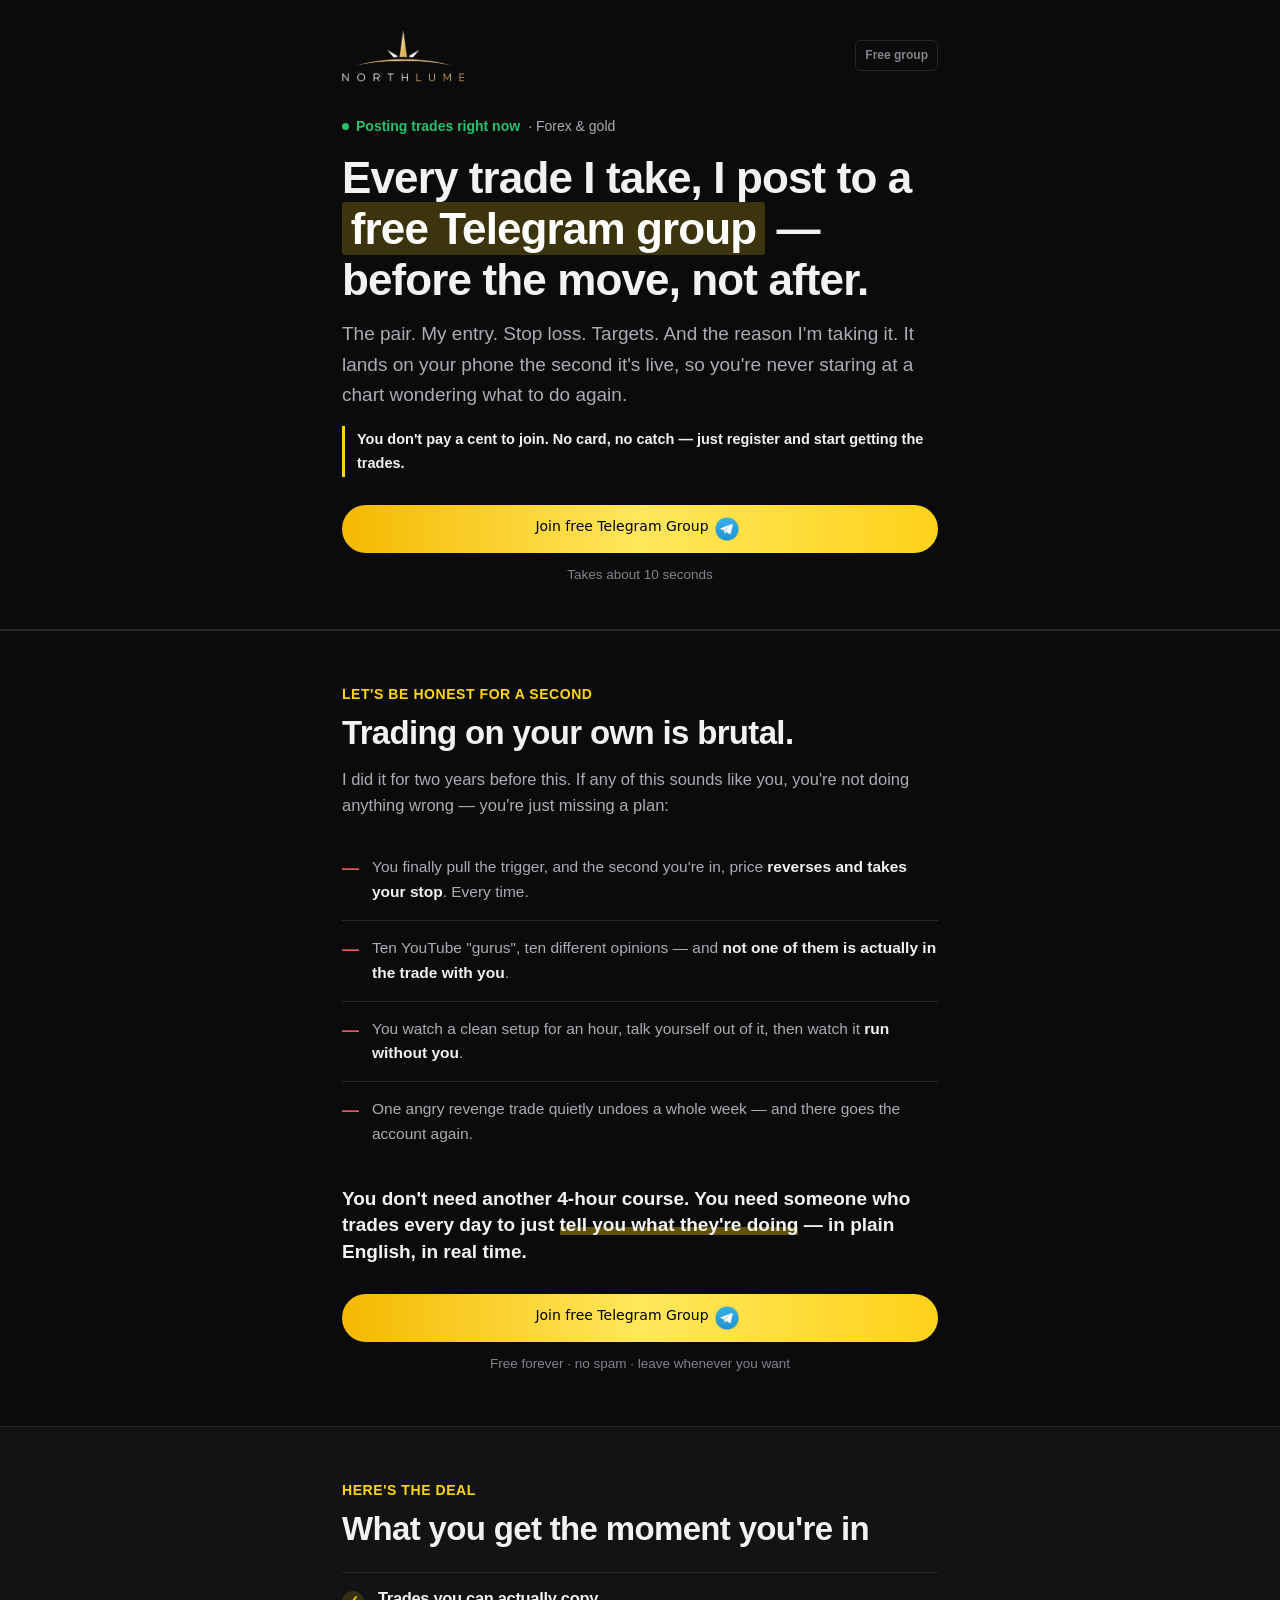
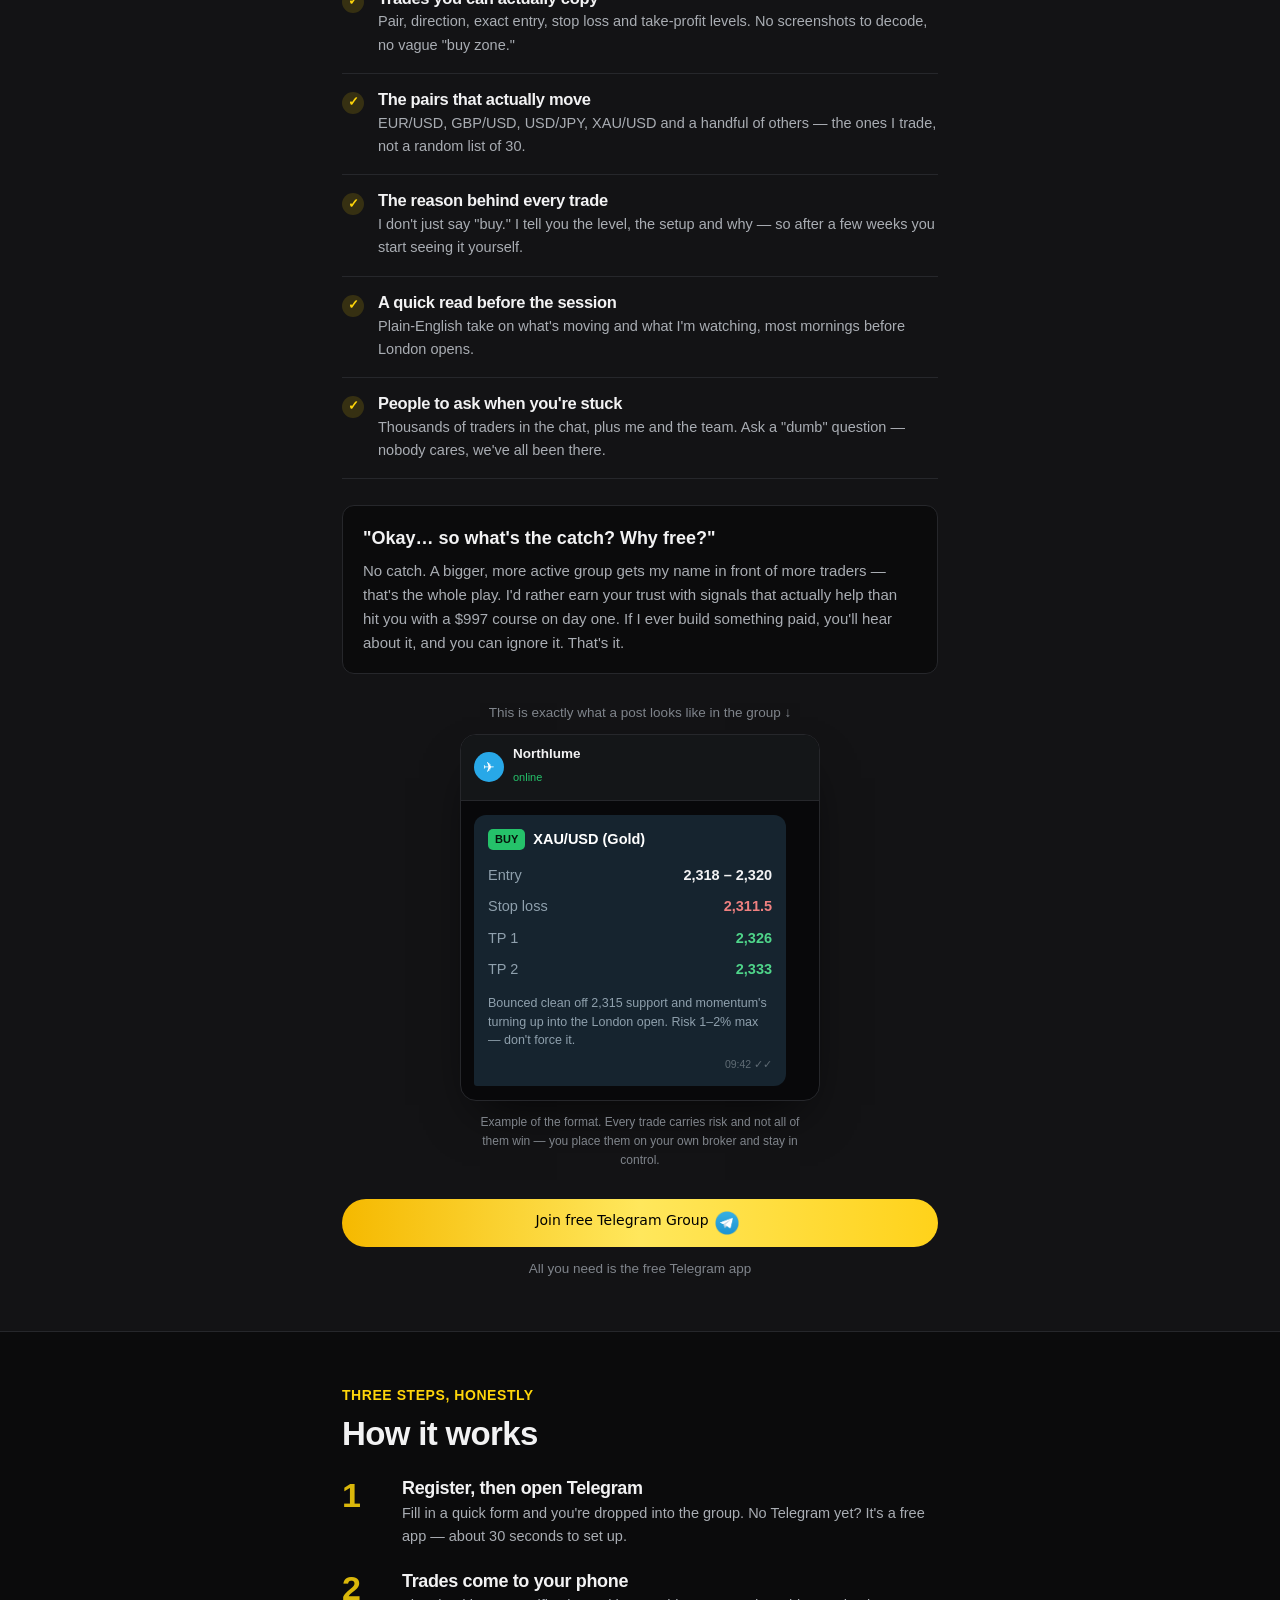
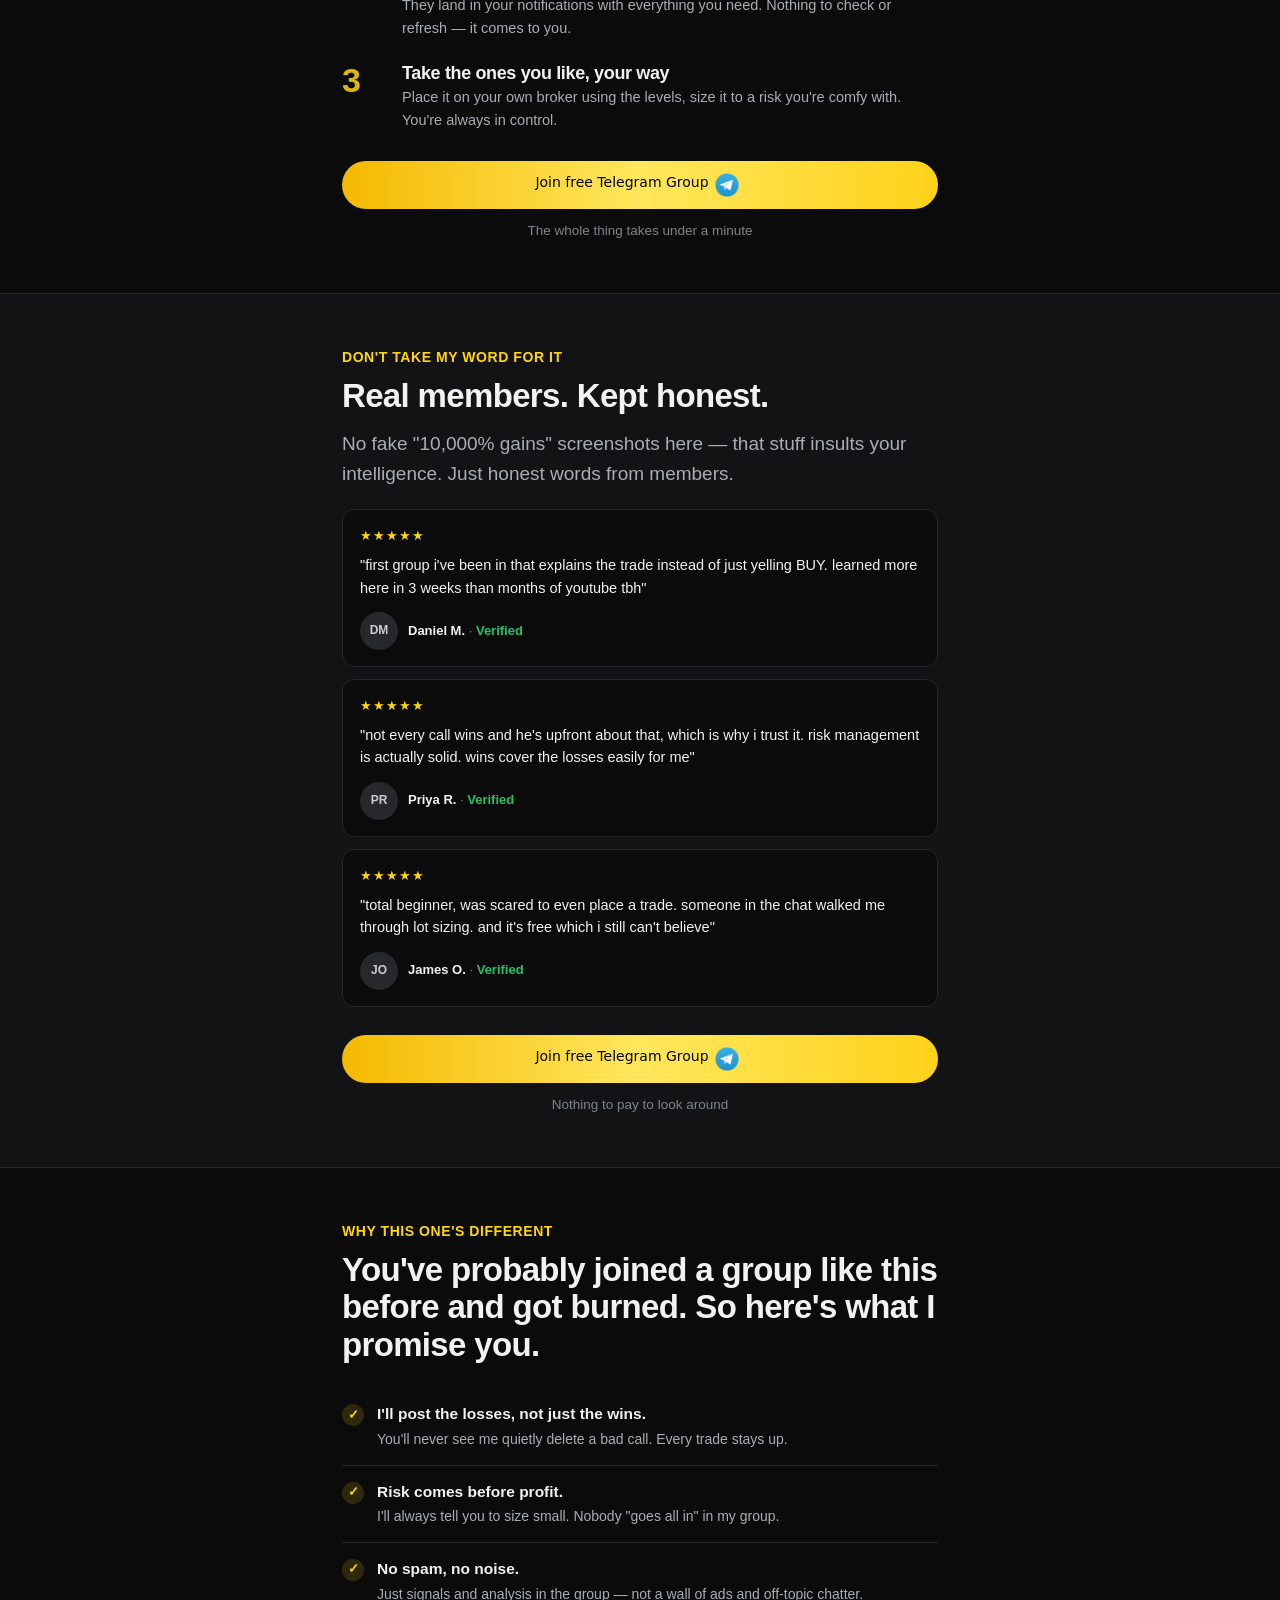
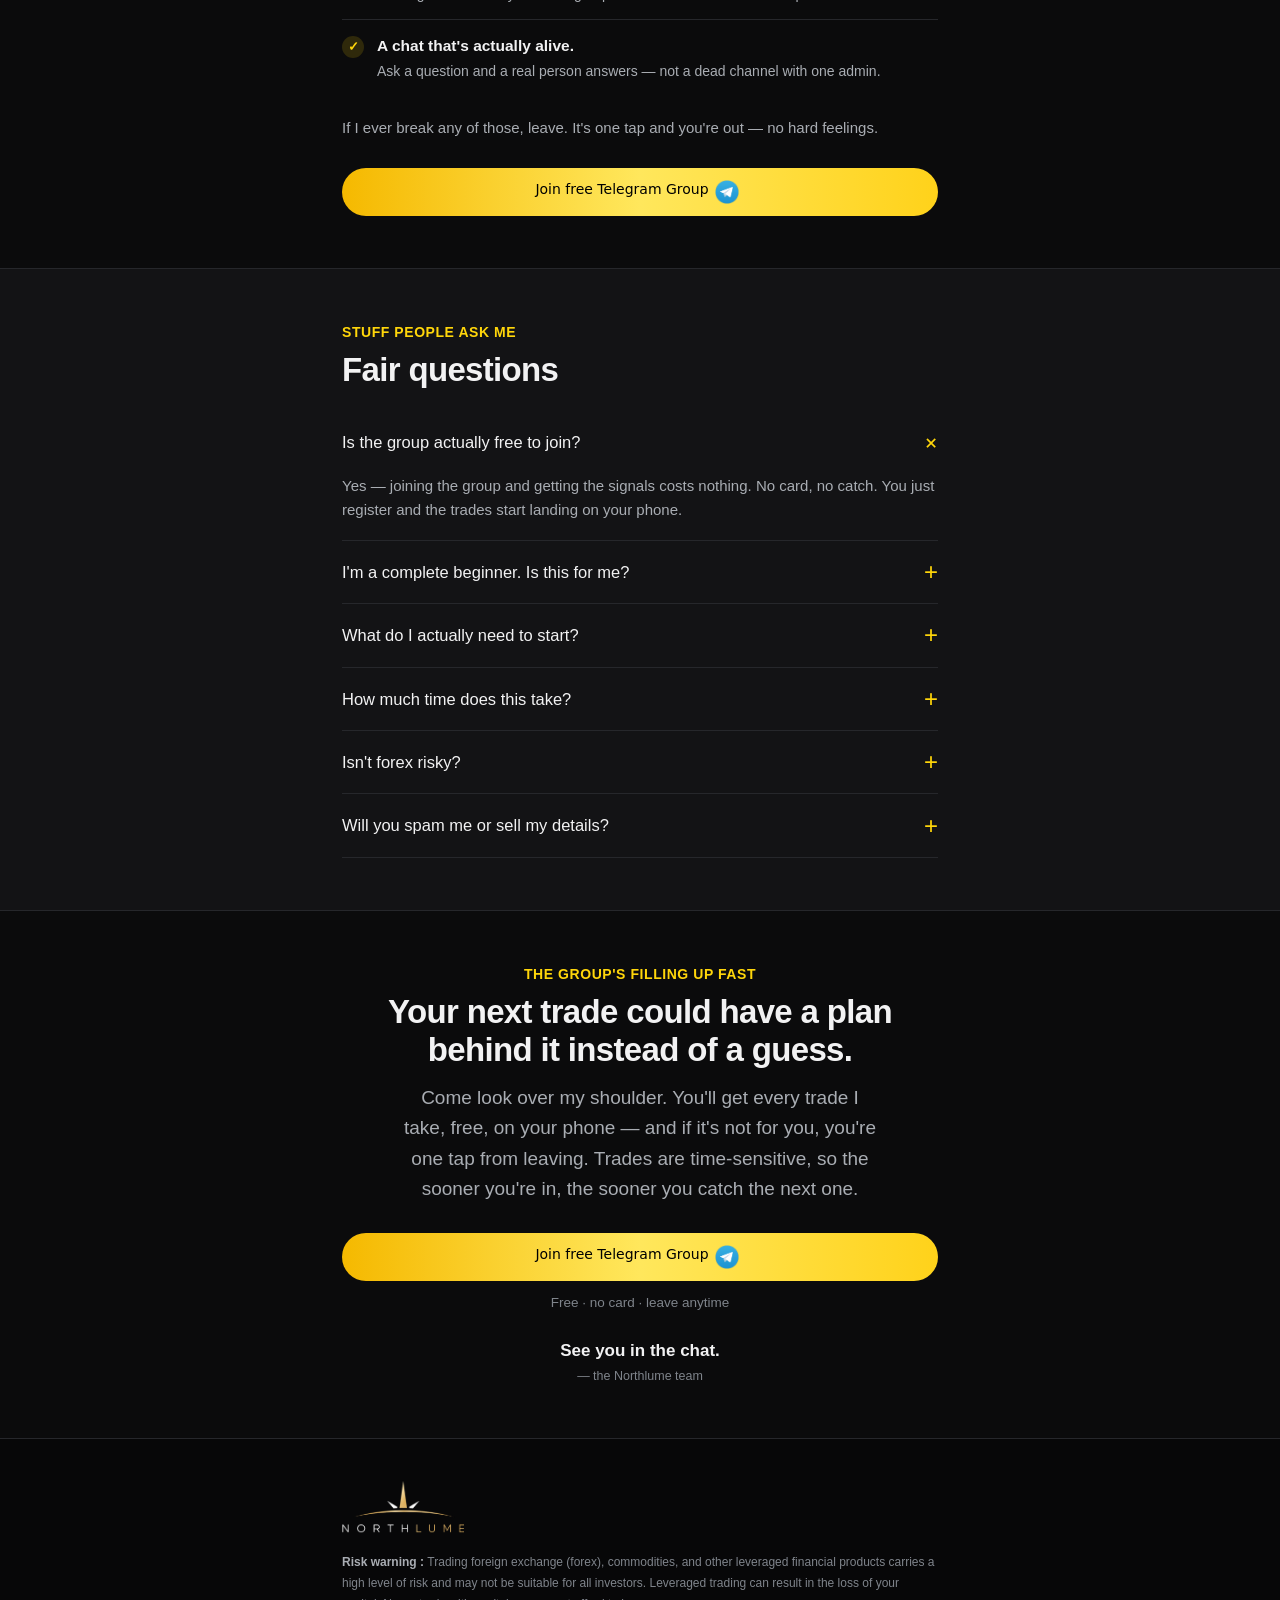
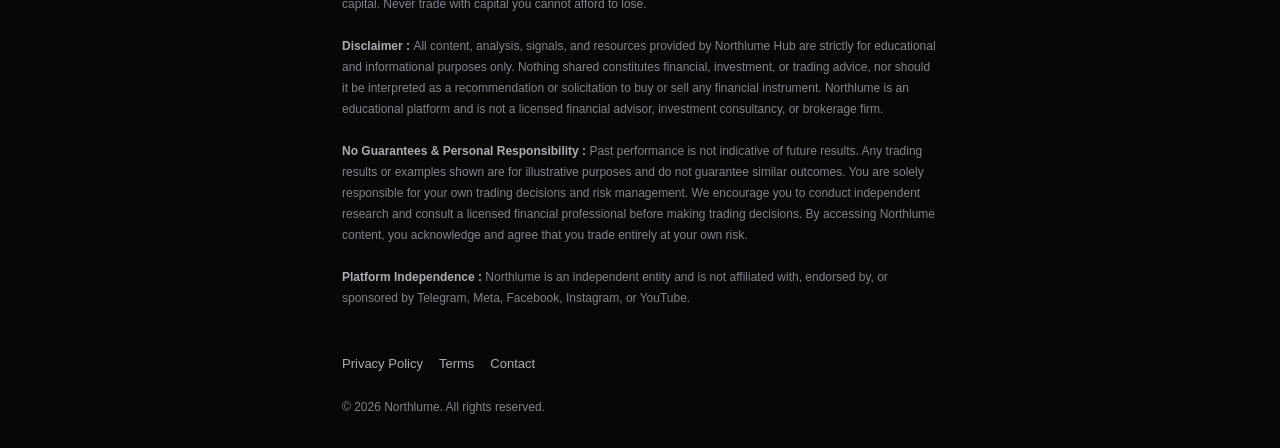
<file: index.html>
<!doctype html>
<html lang="en">

<head>
  <meta charset="UTF-8" />
  <meta name="viewport" content="width=device-width, initial-scale=1.0" />
  <meta name="theme-color" content="#0b0b0c" />
  <title>Northlume — Free Forex Signals on Telegram</title>
  <meta name="description"
    content="Free Telegram group with daily forex and gold trades — pair, entry, stop loss, targets and the reason behind every trade." />
  <meta property="og:title" content="I post my forex trades free every day. Come look over my shoulder." />
  <meta property="og:description"
    content="Entry, stop loss, targets and the reason behind every trade — sent to your phone. Free Telegram group." />
  <meta property="og:type" content="website" />
  <link rel="stylesheet" href="css/style.css" />

  <script>
    !(function (f, b, e, v, n, t, s) {
      if (f.fbq) return;
      n = f.fbq = function () {
        n.callMethod
          ? n.callMethod.apply(n, arguments)
          : n.queue.push(arguments);
      };
      if (!f._fbq) f._fbq = n;
      n.push = n;
      n.loaded = !0;
      n.version = "2.0";
      n.queue = [];
      t = b.createElement(e);
      t.async = !0;
      t.src = v;
      s = b.getElementsByTagName(e)[0];
      s.parentNode.insertBefore(t, s);
    })(
      window,
      document,
      "script",
      "https://connect.facebook.net/en_US/fbevents.js",
    );
    fbq("init", "2356324361851974");
    fbq("track", "PageView");
  </script>


  <script>!function (w, d, s, u) { if (w.oaiq) return; var q = function () { q.q.push(arguments) }; q.q = []; w.oaiq = q; var j = d.createElement(s); j.async = 1; j.src = u; var f = d.getElementsByTagName(s)[0]; f.parentNode.insertBefore(j, f) }(window, document, "script", "https://bzrcdn.openai.com/sdk/oaiq.min.js"); oaiq("init", { pixelId: "1wpaBqANou9VdaqS9kxF3c", debug: true });</script>
  
  
  
</head>

<body>
  <noscript><img height="1" width="1" style="display: none"
      src="https://www.facebook.com/tr?id=2356324361851974&ev=PageView&noscript=1" />
  </noscript>
  <!-- HERO -->
  <header class="hero">
    <div class="wrap">
      <div class="topbar">
        <div class="logo">
          <img src="img/logo.png" alt="Northlume logo" class="logoheader" />
          <!-- <span class="logo-m">N</span> 
        
        Northlume -->
        </div>
        <span class="tag">Free group</span>
      </div>

      <p class="kick">
        <span class="live"><i></i> Posting trades right now</span> · Forex
        &amp; gold
      </p>

      <h1>
        Every trade I take, I post to a <mark>free Telegram group</mark> —
        before the move, not after.
      </h1>

      <p class="lead">
        The pair. My entry. Stop loss. Targets. And the reason I'm taking it.
        It lands on your phone the second it's live, so you're never staring
        at a chart wondering what to do again.
      </p>

      <p class="oneliner">
        You don't pay a cent to join. No card, no catch — just register and
        start getting the trades.
      </p>

      <div class="cta">
        <button type="button" class="btn" data-open-modal>
          Join free Telegram Group
          <img src="img/telegramicon.png" alt="Northlume logo" class="telegram" />
        </button>
        <p class="subnote">Takes about 10 seconds</p>
      </div>
    </div>
  </header>

  <main>
    <!-- PROBLEM -->
    <section>
      <div class="wrap">
        <span class="kicker">Let's be honest for a second</span>
        <h2>Trading on your own is brutal.</h2>
        <p class="intro">
          I did it for two years before this. If any of this sounds like you,
          you're not doing anything wrong — you're just missing a plan:
        </p>

        <ul class="list">
          <li>
            <span class="dash">—</span>
            <p>
              You finally pull the trigger, and the second you're in, price
              <b>reverses and takes your stop</b>. Every time.
            </p>
          </li>
          <li>
            <span class="dash">—</span>
            <p>
              Ten YouTube "gurus", ten different opinions — and
              <b>not one of them is actually in the trade with you</b>.
            </p>
          </li>
          <li>
            <span class="dash">—</span>
            <p>
              You watch a clean setup for an hour, talk yourself out of it,
              then watch it <b>run without you</b>.
            </p>
          </li>
          <li>
            <span class="dash">—</span>
            <p>
              One angry revenge trade quietly undoes a whole week — and there
              goes the account again.
            </p>
          </li>
        </ul>

        <p class="punch">
          You don't need another 4-hour course. You need someone who trades
          every day to just
          <span class="ul">tell you what they're doing</span> — in plain
          English, in real time.
        </p>

        <div class="cta">
          <button type="button" class="btn" data-open-modal>
            Join free Telegram Group
            <img src="img/telegramicon.png" alt="Northlume logo" class="telegram" />
          </button>
          <p class="subnote">
            Free forever · no spam · leave whenever you want
          </p>
        </div>
      </div>
    </section>

    <!-- OFFER -->
    <section class="alt">
      <div class="wrap">
        <span class="kicker">Here's the deal</span>
        <h2>What you get the moment you're in</h2>

        <div class="checks">
          <div class="check">
            <span class="tick">✓</span>
            <div>
              <h3>Trades you can actually copy</h3>
              <p>
                Pair, direction, exact entry, stop loss and take-profit
                levels. No screenshots to decode, no vague "buy zone."
              </p>
            </div>
          </div>
          <div class="check">
            <span class="tick">✓</span>
            <div>
              <h3>The pairs that actually move</h3>
              <p>
                EUR/USD, GBP/USD, USD/JPY, XAU/USD and a handful of others —
                the ones I trade, not a random list of 30.
              </p>
            </div>
          </div>
          <div class="check">
            <span class="tick">✓</span>
            <div>
              <h3>The reason behind every trade</h3>
              <p>
                I don't just say "buy." I tell you the level, the setup and
                why — so after a few weeks you start seeing it yourself.
              </p>
            </div>
          </div>
          <div class="check">
            <span class="tick">✓</span>
            <div>
              <h3>A quick read before the session</h3>
              <p>
                Plain-English take on what's moving and what I'm watching,
                most mornings before London opens.
              </p>
            </div>
          </div>
          <div class="check">
            <span class="tick">✓</span>
            <div>
              <h3>People to ask when you're stuck</h3>
              <p>
                Thousands of traders in the chat, plus me and the team. Ask a
                "dumb" question — nobody cares, we've all been there.
              </p>
            </div>
          </div>
        </div>

        <div class="why">
          <p class="q">"Okay… so what's the catch? Why free?"</p>
          <p>
            No catch. A bigger, more active group gets my name in front of
            more traders — that's the whole play. I'd rather earn your trust
            with signals that actually help than hit you with a $997 course on
            day one. If I ever build something paid, you'll hear about it, and
            you can ignore it. That's it.
          </p>
        </div>

        <p class="sig-label">
          This is exactly what a post looks like in the group ↓
        </p>
        <div class="phone">
          <div class="phone-bar">
            <span class="av">✈</span>
            <div><b>Northlume</b><small>online</small></div>
          </div>
          <div class="phone-body">
            <div class="bubble">
              <div class="b-head">
                <span class="buy">BUY</span> XAU/USD (Gold)
              </div>
              <div class="row"><span>Entry</span><b>2,318 – 2,320</b></div>
              <div class="row">
                <span>Stop loss</span><b class="red">2,311.5</b>
              </div>
              <div class="row"><span>TP 1</span><b class="grn">2,326</b></div>
              <div class="row"><span>TP 2</span><b class="grn">2,333</b></div>
              <p class="note">
                Bounced clean off 2,315 support and momentum's turning up into
                the London open. Risk 1–2% max — don't force it.
              </p>
              <div class="time">09:42 ✓✓</div>
            </div>
          </div>
        </div>
        <p class="sig-cap">
          Example of the format. Every trade carries risk and not all of them
          win — you place them on your own broker and stay in control.
        </p>

        <div class="cta">
          <button type="button" class="btn" data-open-modal>
            Join free Telegram Group
            <img src="img/telegramicon.png" alt="Northlume logo" class="telegram" />
          </button>
          <p class="subnote">All you need is the free Telegram app</p>
        </div>
      </div>
    </section>

    <!-- HOW IT WORKS -->
    <section>
      <div class="wrap">
        <span class="kicker">Three steps, honestly</span>
        <h2>How it works</h2>

        <div class="steps">
          <div class="step">
            <span class="n">1</span>
            <div>
              <h3>Register, then open Telegram</h3>
              <p>
                Fill in a quick form and you're dropped into the group. No
                Telegram yet? It's a free app — about 30 seconds to set up.
              </p>
            </div>
          </div>
          <div class="step">
            <span class="n">2</span>
            <div>
              <h3>Trades come to your phone</h3>
              <p>
                They land in your notifications with everything you need.
                Nothing to check or refresh — it comes to you.
              </p>
            </div>
          </div>
          <div class="step">
            <span class="n">3</span>
            <div>
              <h3>Take the ones you like, your way</h3>
              <p>
                Place it on your own broker using the levels, size it to a
                risk you're comfy with. You're always in control.
              </p>
            </div>
          </div>
        </div>

        <div class="cta">
          <button type="button" class="btn" data-open-modal>
            Join free Telegram Group
            <img src="img/telegramicon.png" alt="Northlume logo" class="telegram" />
          </button>
          <p class="subnote">The whole thing takes under a minute</p>
        </div>
      </div>
    </section>

    <!-- REVIEWS -->
    <section class="alt">
      <div class="wrap">
        <span class="kicker">Don't take my word for it</span>
        <h2>Real members. Kept honest.</h2>
        <p class="lead">
          No fake "10,000% gains" screenshots here — that stuff insults your
          intelligence. Just honest words from members.
        </p>

        <div class="reviews">
          <figure class="rev">
            <div class="stars">★★★★★</div>
            <blockquote>
              "first group i've been in that explains the trade instead of
              just yelling BUY. learned more here in 3 weeks than months of
              youtube tbh"
            </blockquote>
            <figcaption>
              <span class="ini">DM</span><span><b>Daniel M.</b> · <em>Verified</em></span>
            </figcaption>
          </figure>
          <figure class="rev">
            <div class="stars">★★★★★</div>
            <blockquote>
              "not every call wins and he's upfront about that, which is why i
              trust it. risk management is actually solid. wins cover the
              losses easily for me"
            </blockquote>
            <figcaption>
              <span class="ini">PR</span><span><b>Priya R.</b> · <em>Verified</em></span>
            </figcaption>
          </figure>
          <figure class="rev">
            <div class="stars">★★★★★</div>
            <blockquote>
              "total beginner, was scared to even place a trade. someone in
              the chat walked me through lot sizing. and it's free which i
              still can't believe"
            </blockquote>
            <figcaption>
              <span class="ini">JO</span><span><b>James O.</b> · <em>Verified</em></span>
            </figcaption>
          </figure>
        </div>

        <div class="cta">
          <button type="button" class="btn" data-open-modal>
            Join free Telegram Group
            <img src="img/telegramicon.png" alt="Northlume logo" class="telegram" />
          </button>
          <p class="subnote">Nothing to pay to look around</p>
        </div>
      </div>
    </section>

    <!-- PROMISE -->
    <section>
      <div class="wrap">
        <span class="kicker">Why this one's different</span>
        <h2>
          You've probably joined a group like this before and got burned. So
          here's what I promise you.
        </h2>

        <div class="promise">
          <div>
            <span class="tick">✓</span>
            <p>
              <b>I'll post the losses, not just the wins.</b>You'll never see
              me quietly delete a bad call. Every trade stays up.
            </p>
          </div>
          <div>
            <span class="tick">✓</span>
            <p>
              <b>Risk comes before profit.</b>I'll always tell you to size
              small. Nobody "goes all in" in my group.
            </p>
          </div>
          <div>
            <span class="tick">✓</span>
            <p>
              <b>No spam, no noise.</b>Just signals and analysis in the group
              — not a wall of ads and off-topic chatter.
            </p>
          </div>
          <div>
            <span class="tick">✓</span>
            <p>
              <b>A chat that's actually alive.</b>Ask a question and a real
              person answers — not a dead channel with one admin.
            </p>
          </div>
        </div>

        <p class="foot-note">
          If I ever break any of those, leave. It's one tap and you're out —
          no hard feelings.
        </p>

        <div class="cta">
          <button type="button" class="btn" data-open-modal>
            Join free Telegram Group
            <img src="img/telegramicon.png" alt="Northlume logo" class="telegram" />
          </button>
        </div>
      </div>
    </section>

    <!-- FAQ -->
    <section class="alt">
      <div class="wrap">
        <span class="kicker">Stuff people ask me</span>
        <h2>Fair questions</h2>

        <div class="faq">
          <details open>
            <summary class="faqheading">
              Is the group actually free to join?
            </summary>
            <p>
              Yes — joining the group and getting the signals costs nothing.
              No card, no catch. You just register and the trades start
              landing on your phone.
            </p>
          </details>
          <details>
            <summary class="faqheading">
              I'm a complete beginner. Is this for me?
            </summary>
            <p>
              Yeah. A lot of the group started with zero experience. Each
              trade is laid out step by step, and if you're unsure how to size
              it, ask in the chat — someone will help.
            </p>
          </details>
          <details>
            <summary class="faqheading">
              What do I actually need to start?
            </summary>
            <p>
              Just the free Telegram app to see the trades. When you're ready
              to place one, an account with any broker you like. You can also
              just watch for a while first — no pressure.
            </p>
          </details>
          <details>
            <summary class="faqheading">
              How much time does this take?
            </summary>
            <p>
              Barely any. The trades come to your phone — you pick the ones
              that suit you and ignore the rest. No sitting in front of charts
              all day.
            </p>
          </details>
          <details>
            <summary class="faqheading">Isn't forex risky?</summary>
            <p>
              Honestly, yes. You can lose money, and no signal wins every
              time. That's exactly why I keep talking about risk management
              and never tell you to bet money you can't afford to lose. The
              trades are educational and you're always in control of your own
              account.
            </p>
          </details>
          <details>
            <summary class="faqheading">
              Will you spam me or sell my details?
            </summary>
            <p>
              No. You get trades and analysis in Telegram, and that's it. Mute
              it or leave with one tap whenever you want.
            </p>
          </details>
        </div>
      </div>
    </section>

    <!-- FINAL CTA -->
    <section class="final">
      <div class="wrap">
        <span class="kicker">The group's filling up fast</span>
        <h2>
          Your next trade could have a plan behind it instead of a guess.
        </h2>
        <p class="lead">
          Come look over my shoulder. You'll get every trade I take, free, on
          your phone — and if it's not for you, you're one tap from leaving.
          Trades are time-sensitive, so the sooner you're in, the sooner you
          catch the next one.
        </p>

        <div class="cta">
          <button type="button" class="btn" data-open-modal>
            Join free Telegram Group
            <img src="img/telegramicon.png" alt="Northlume logo" class="telegram" />
          </button>
          <p class="subnote">Free · no card · leave anytime</p>
        </div>

        <p class="sign">
          See you in the chat.<small>— the Northlume team</small>
        </p>
      </div>
    </section>
  </main>

  <footer>
    <div class="wrap">
      <div class="logo">
        <!-- <span class="logo-m">N</span> Northlume -->
        <img src="img/logo.png" alt="Northlume logo" class="logoheader" />
      </div>
      <p class="disc">
        <b>Risk warning : </b> Trading foreign exchange (forex), commodities,
        and other leveraged financial products carries a high level of risk
        and may not be suitable for all investors. Leveraged trading can
        result in the loss of your capital. Never trade with capital you
        cannot afford to lose.<br /><br />
      </p>
      <p class="disc">
        <b>Disclaimer : </b> All content, analysis, signals, and resources
        provided by Northlume Hub are strictly for educational and
        informational purposes only. Nothing shared constitutes financial,
        investment, or trading advice, nor should it be interpreted as a
        recommendation or solicitation to buy or sell any financial
        instrument. Northlume is an educational platform and is not a licensed
        financial advisor, investment consultancy, or brokerage firm.<br /><br />
      </p>
      <p class="disc">
        <b>No Guarantees & Personal Responsibility : </b> Past performance is
        not indicative of future results. Any trading results or examples
        shown are for illustrative purposes and do not guarantee similar
        outcomes. You are solely responsible for your own trading decisions
        and risk management. We encourage you to conduct independent research
        and consult a licensed financial professional before making trading
        decisions. By accessing Northlume content, you acknowledge and agree
        that you trade entirely at your own risk. <br /><br />
      </p>
      <p class="disc">
        <b>Platform Independence : </b> Northlume is an independent entity and
        is not affiliated with, endorsed by, or sponsored by Telegram, Meta,
        Facebook, Instagram, or YouTube. <br /><br />
      </p>
      <nav class="flinks">
        <a href="#">Privacy Policy</a>
        <a href="#">Terms</a>
        <a href="#">Contact</a>
      </nav>
      <p class="copy">© 2026 Northlume. All rights reserved.</p>
    </div>
  </footer>

  <div class="sticky">
    <button type="button" class="btn" data-open-modal>
      Join free Telegram Group
      <img src="img/telegramicon.png" alt="Northlume logo" class="telegram" />
    </button>
  </div>

  <!-- POPUP -->
  <div class="modal" id="modal" aria-hidden="true">
    <div class="modal-box" role="dialog" aria-modal="true" aria-labelledby="modal-title">
      <button type="button" class="modal-close" data-close-modal aria-label="Close">
        &times;
      </button>

      <!-- Form -->
      <div id="form-view">
        <h3 id="modal-title">Register for free access</h3>
        <p class="modal-sub">
          Fill in your details and get the Telegram group link.
        </p>

        <form id="reg-form" novalidate>
          <label>Full Name
            <input type="text" name="name" placeholder="Your name" autocomplete="name" required />
            <small class="err"></small>
          </label>

          <label>
            Phone Number
            <input type="tel" name="phone" placeholder="10-digit mobile number" pattern="[0-9]{10}" inputmode="numeric"
              autocomplete="tel" required />
            <small class="err"></small>
          </label>

          <label>Email
            <input type="email" name="email" placeholder="you@email.com" autocomplete="email" required />
            <small class="err"></small>
          </label>

          <!-- Terms & Conditions Checkbox -->
          <div class="terms-labels">
            <div class="">
              <input type="checkbox" name="terms" id="terms" required checked />
            </div>
            <div class="temrs_conten">
              I accept the
              <a href="https://www.northlume.in/terms-conditions" target="_blank" rel="noopener">Terms &amp;
                Conditions</a>
              and
              <a href="https://www.northlume.in/privacy-policy" target="_blank" rel="noopener">Privacy Policy</a>.
              <p class="err"></p>
            </div>
          </div>

          <button type="submit" class="btn" id="submit-btn">
            Register Now
          </button>

          <p class="form-err" id="form-err"></p>
        </form>
      </div>

      <div id="thanks-view" hidden>
        <div class="check-big">✓</div>
        <h3>Thank you for registering!</h3>
        <p class="modal-sub">
          You're almost in. Tap the button below to join the Telegram group.
        </p>
        <a class="btn" href="https://t.me/northlume" target="_blank" rel="noopener">Join free Telegram Group
          <img src="img/telegramicon.png" alt="Northlume logo" class="telegram" />
        </a>
      </div>
    </div>
  </div>

  <script src="js/main.js?v=3" defer></script>
</body>

</html>
</file>
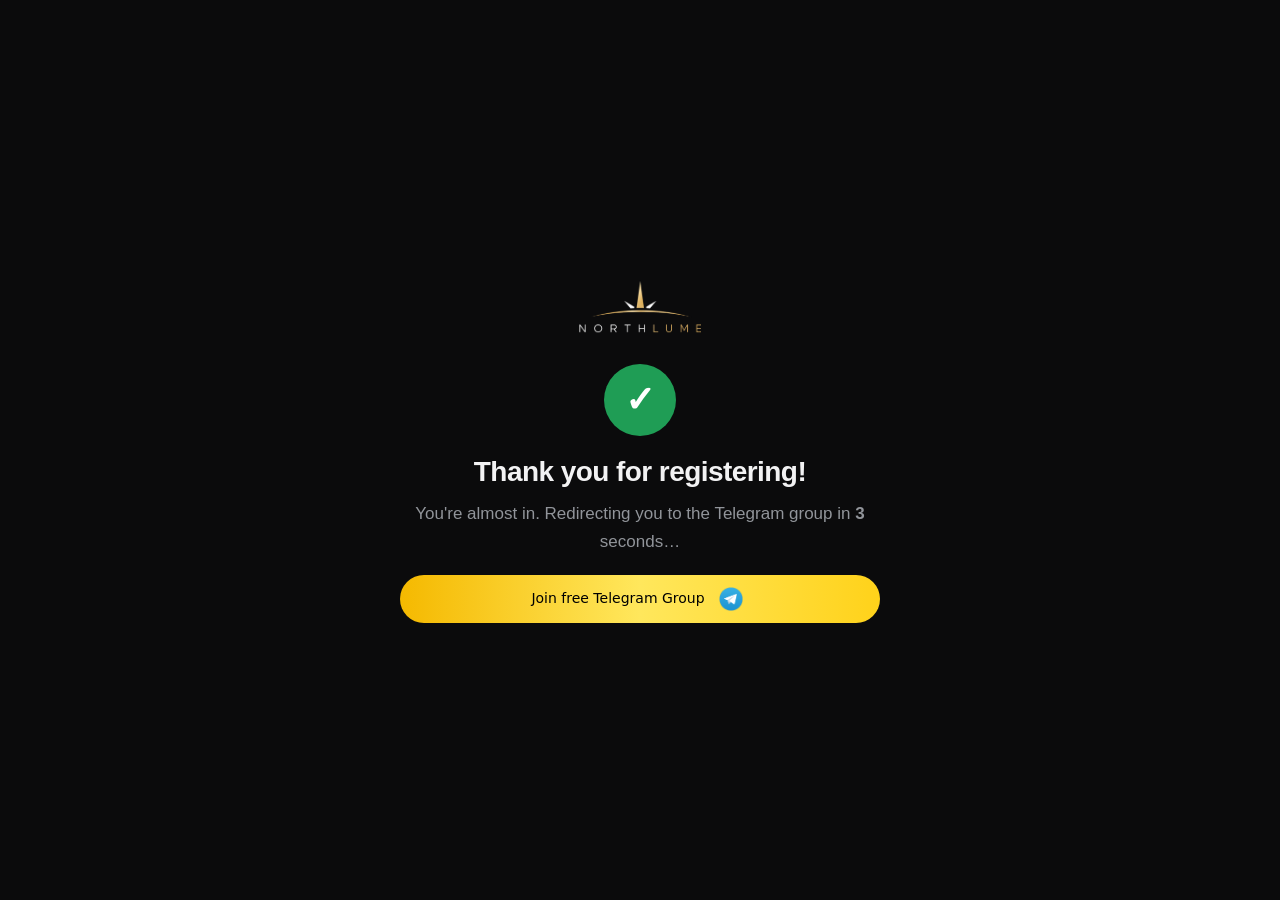
<file: thankyou.html>
<!doctype html>
<html lang="en">
  <head>
    <meta charset="UTF-8" />
    <meta name="viewport" content="width=device-width, initial-scale=1.0" />
    <meta name="theme-color" content="#0b0b0c" />
    <meta name="robots" content="noindex" />
    <title>Thank You — Northlume</title>
    <link rel="stylesheet" href="css/style.css" />


    <style>
      .ty-page {
        min-height: 100vh;
        display: flex;
        align-items: center;
        justify-content: center;
        padding: 24px 16px;
        text-align: center;
      }
      .ty-box {
        max-width: 480px;
        width: 100%;
      }
      .ty-box .logoheader {
        margin: 0 auto 28px;
        display: block;
      }
      .ty-box .check-big {
        width: 72px;
        height: 72px;
        line-height: 72px;
        border-radius: 50%;
        margin: 0 auto 20px;
        font-size: 36px;
        background: #1f9d55;
        color: #fff;
      }
      .ty-box h1 {
        font-size: 28px;
        margin-bottom: 12px;
      }
      .ty-box p {
        margin-bottom: 20px;
        opacity: 0.85;
      }
      .ty-box .btn {
        display: inline-flex;
        align-items: center;
        justify-content: center;
        gap: 8px;
        text-decoration: none;
      }
      #count {
        font-weight: 700;
      }
    </style>





<!-- Meta Pixel Code -->
<script>
  !(function (f, b, e, v, n, t, s) {
    if (f.fbq) return;
    n = f.fbq = function () {
      n.callMethod
        ? n.callMethod.apply(n, arguments)
        : n.queue.push(arguments);
    };
    if (!f._fbq) f._fbq = n;
    n.push = n;
    n.loaded = true;
    n.version = "2.0";
    n.queue = [];
    t = b.createElement(e);
    t.async = true;
    t.src = v;
    s = b.getElementsByTagName(e)[0];
    s.parentNode.insertBefore(t, s);
  })(
    window,
    document,
    "script",
    "https://connect.facebook.net/en_US/fbevents.js"
  );

  fbq("init", "2356324361851974");
  fbq("track", "PageView");
  fbq("track", "Lead");
</script>
<!-- End Meta Pixel Code -->

  <script>!function (w, d, s, u) { if (w.oaiq) return; var q = function () { q.q.push(arguments) }; q.q = []; w.oaiq = q; var j = d.createElement(s); j.async = 1; j.src = u; var f = d.getElementsByTagName(s)[0]; f.parentNode.insertBefore(j, f) }(window, document, "script", "https://bzrcdn.openai.com/sdk/oaiq.min.js"); oaiq("init", { pixelId: "1wpaBqANou9VdaqS9kxF3c", debug: true });</script>

  </head>
  <body>
    <main class="ty-page">
      <div class="ty-box">
        <img src="img/logo.png" alt="Northlume logo" class="logoheader" />

        <div class="check-big">✓</div>
        <h1>Thank you for registering!</h1>
        <p>
          You're almost in. Redirecting you to the Telegram group in
          <span id="count">3</span> seconds…
        </p>

        <a
          class="btn"
          id="tg-btn"
          href="https://t.me/northlume"
          rel="noopener"
        >
          Join free Telegram Group
          <img
            src="img/telegramicon.png"
            alt="Telegram icon"
            class="telegram"
          />
        </a>
      </div>
    </main>

    <script>
      (function () {
        var TELEGRAM_LINK = 'https://t.me/northlume';
        var seconds = 3;
        var countEl = document.getElementById('count');

        var timer = setInterval(function () {
          seconds--;

          if (seconds <= 0) {
            clearInterval(timer);
            window.location.href = TELEGRAM_LINK;
            return;
          }

          countEl.textContent = seconds;
        }, 1000);
      })();
    </script>
  </body>
</html>
</file>
<file: css/style.css>
@import url('https://fonts.googleapis.com/css2?family=Google+Sans:ital,opsz,wght@0,17..18,400..700;1,17..18,400..700&family=Inter:ital,opsz,wght@0,14..32,100..900;1,14..32,100..900&family=Plus+Jakarta+Sans:ital,wght@0,200..800;1,200..800&family=Roboto:ital,wght@0,100..900;1,100..900&display=swap');

:root{
  --bg:#0b0b0c;
  --bg2:#131315;
  --line:#26272b;
  --ink:#f2f2f3;
  --ink2:#a9adb3;
  --ink3:#7f848b;
  --yellow:#ffd60a;
  --yellow-h:#ffe040;
  --green:#25c26a;
  --red:#e15b5b;
  --max:640px;
  --font:system-ui,-apple-system,"Segoe UI",Roboto,Helvetica,Arial,sans-serif;
}
*{box-sizing:border-box;margin:0;padding:0}
html{-webkit-text-size-adjust:100%;scroll-behavior:smooth}
body{
    font-family: "Google Sans", sans-serif;
background:var(--bg);color:var(--ink);
  /* font-family:var(--font);background:var(--bg);color:var(--ink); */
  font-size:17px;line-height:1.6;overflow-x:hidden;-webkit-font-smoothing:antialiased;
  padding-bottom:calc(84px + env(safe-area-inset-bottom));
}
body.no-scroll{overflow:hidden}
a{color:inherit;text-decoration:none}
ul{list-style:none}
p{color:var(--ink2)}
b,strong{color:var(--ink);font-weight:700}
[hidden]{display:none!important}

.wrap{width:100%;max-width:var(--max);margin:0 auto;padding:0 22px}
section{padding:52px 0;border-top:1px solid var(--line)}
section.alt{background:var(--bg2)}

h1,h2,h3{line-height:1.15;font-weight:800;letter-spacing:-.02em;overflow-wrap:break-word}
h1{font-size:clamp(28px,7vw,44px);font-weight:900;line-height:1.15}
h2{font-size:clamp(24px,5.4vw,33px)}
h3{font-size:18px;font-weight:700}
.lead{font-size:clamp(16px,4.2vw,19px);margin-top:14px}
.kicker{display:block;color:var(--yellow);font-weight:700;font-size:14px;letter-spacing:.04em;text-transform:uppercase;margin-bottom:8px}
mark{background:rgba(255,214,10,.2);color:#fff;padding:.05em .2em;border-radius:3px}
.ul{background:linear-gradient(transparent 62%,rgba(255,214,10,.35) 62%);color:var(--ink)}

/* Button */
/* .btn{
  display:flex;align-items:center;justify-content:center;width:100%;
  background:var(--yellow);color:#111;border:0;border-radius:12px;
  padding:16px;font:800 17px/1.2 var(--font);cursor:pointer;
  box-shadow:0 3px 0 #b39500;transition:transform .08s,box-shadow .08s,background .15s;
}
.btn:hover{background:var(--yellow-h)}
.btn:active{transform:translateY(3px);box-shadow:none}
.btn:disabled{opacity:.6;cursor:wait} */

.btn{

  display:flex;justify-content:center;
  width:100%;
  text-align:center;
  border:0;
  cursor:pointer;
  border-radius:9999px;                 /* rounded-full */
  background:linear-gradient(to right,#f5b900,#ffe75c,#ffd21a); /* from / via / to */
  padding:12px 16px;                    /* py-3 */
  font:500 14px/1.4 var(--font);        /* text-sm font-medium */
  color:#000;
  transition:transform .3s;             /* duration-300 */
}
.btn:hover{transform:scale(1.02)}
.btn:active{transform:scale(.99)}
.btn:disabled{opacity:.6;cursor:wait;transform:none}
.cta{margin-top:28px}
.subnote{text-align:center;color:var(--ink3);font-size:13.5px;margin-top:11px}

/* Hero */
.hero{padding:26px 0 44px;border-bottom:1px solid var(--line)}
.topbar{display:flex;align-items:center;justify-content:space-between;margin-bottom:30px}
.logo{display:flex;align-items:center;gap:9px;font-weight:800;font-size:17px}
.logo-m{width:26px;height:26px;border-radius:6px;background:var(--yellow);color:#111;display:grid;place-items:center;font-weight:900;font-size:15px}
.tag{font-size:12px;color:var(--ink3);border:1px solid var(--line);border-radius:6px;padding:5px 9px;font-weight:600}
.kick{font-size:14px;margin-bottom:16px;display:flex;align-items:center;gap:8px;flex-wrap:wrap}
.live{display:inline-flex;align-items:center;gap:7px;color:var(--green);font-weight:700}
.live i{width:7px;height:7px;border-radius:50%;background:var(--green);animation:blink 1.7s infinite}
@keyframes blink{50%{opacity:.3}}
.oneliner{margin-top:16px;font-size:14.5px;color:var(--ink);font-weight:600;border-left:3px solid var(--yellow);padding:2px 0 2px 12px}

/* Problem */
.intro{margin-top:14px;font-size:16.5px}
.list{margin-top:22px}
.list li{display:flex;gap:13px;padding:15px 0;border-bottom:1px solid var(--line)}
.list li:last-child{border-bottom:0}
.dash{color:var(--red);font-weight:900;flex:none}
.list p{font-size:15.5px}
.punch{margin-top:24px;font-size:19px;font-weight:700;color:var(--ink);line-height:1.4}

/* Offer */
.checks{margin-top:24px}
.check{display:flex;gap:14px;padding:16px 0;border-top:1px solid var(--line)}
.check:last-child{border-bottom:1px solid var(--line)}
.tick{flex:none;width:22px;height:22px;border-radius:50%;background:rgba(255,214,10,.15);color:var(--yellow);display:grid;place-items:center;font-size:13px;font-weight:800;margin-top:2px}
.check h3{font-size:16.5px;margin-bottom:3px}
.check p{font-size:14.5px}
.why{margin-top:26px;background:var(--bg);border:1px solid var(--line);border-radius:12px;padding:18px 20px}
.why .q{color:var(--ink);font-weight:700;font-size:18px;margin-bottom:6px}
.why p{font-size:15px}

.sig-label{margin-top:28px;font-size:13.5px;color:var(--ink3);text-align:center}
.phone{background:#08080a;border:1px solid var(--line);border-radius:16px;overflow:hidden;max-width:360px;margin:10px auto 0;box-shadow:0 24px 50px -20px rgba(0,0,0,.8)}
.phone-bar{display:flex;align-items:center;gap:9px;padding:11px 13px;background:#141618;border-bottom:1px solid var(--line)}
.av{width:30px;height:30px;border-radius:50%;background:#28a8e8;display:grid;place-items:center;color:#fff;font-size:14px}
.phone-bar b{font-size:13.5px;display:block;line-height:1.2}
.phone-bar small{color:var(--green);font-size:11px}
.phone-body{padding:14px 13px}
.bubble{background:#16242f;border-radius:12px 12px 12px 3px;padding:13px 14px;font-size:14.5px;max-width:94%}
.b-head{font-weight:800;color:#fff;margin-bottom:9px;display:flex;align-items:center;gap:8px}
.buy{background:var(--green);color:#06150c;font-size:11px;padding:2px 7px;border-radius:5px}
.row{display:flex;justify-content:space-between;padding:4px 0;font-variant-numeric:tabular-nums}
.row span{color:#8fa0ad}
.grn{color:#4fd58a}.red{color:#ef8080}
.note{margin-top:9px;font-size:12.5px;color:#8fa0ad;line-height:1.5}
.time{text-align:right;font-size:10.5px;color:#5f6b74;margin-top:6px}
.sig-cap{text-align:center;font-size:12px;color:var(--ink3);margin:12px auto 0;max-width:340px}

/* Steps */
.steps{margin-top:26px;display:flex;flex-direction:column;gap:22px}
.step{display:flex;gap:16px}
.n{flex:none;width:44px;font-weight:900;font-size:34px;line-height:1;color:var(--yellow);opacity:.85}
.step h3{margin-bottom:3px}
.step p{font-size:14.5px}

/* Reviews */
.reviews{margin-top:20px;display:flex;flex-direction:column;gap:12px}
.rev{background:var(--bg);border:1px solid var(--line);border-radius:12px;padding:16px 17px}
.stars{color:var(--yellow);font-size:13px;letter-spacing:1px;margin-bottom:7px}
.rev blockquote{font-size:14.5px;color:var(--ink);line-height:1.55}
.rev figcaption{margin-top:13px;display:flex;align-items:center;gap:10px;font-size:13px;color:var(--ink3)}
.ini{width:38px;height:38px;border-radius:50%;background:#26282c;color:#c7ccd3;display:grid;place-items:center;font-weight:700;font-size:12px;flex:none}
.rev em{color:var(--green);font-style:normal;font-weight:600}

/* Promise */
.promise{margin-top:24px}
.promise>div{display:flex;gap:13px;padding:14px 0;border-bottom:1px solid var(--line)}
.promise>div:last-child{border-bottom:0}
.promise p{font-size:14px}
.promise b{display:block;font-size:15.5px;margin-bottom:1px}
.foot-note{margin-top:20px;font-size:15px}

/* FAQ */
.faq{margin-top:22px}
.faq details{border-bottom:1px solid var(--line)}
.faq summary{list-style:none;cursor:pointer;padding:18px 0;font-weight:700;font-size:16.5px;display:flex;justify-content:space-between;gap:14px;align-items:center}
.faq summary::-webkit-details-marker{display:none}
.faq summary::after{content:"+";color:var(--yellow);font-size:24px;line-height:1;transition:transform .2s}
.faq details[open] summary::after{transform:rotate(45deg)}
.faq details p{padding:0 0 18px;font-size:15px}

/* Final */
.final{text-align:center}
.final .lead{max-width:480px;margin-left:auto;margin-right:auto}
.sign{margin-top:24px;font-weight:700;color:var(--ink)}
.sign small{display:block;font-weight:500;font-size:12.5px;color:var(--ink3);margin-top:2px}

/* Footer */
footer{background:#070708;border-top:1px solid var(--line);padding:38px 0 30px}
footer .logo{margin-bottom:16px;font-size:16px}
.disc{font-size:12px;color:var(--ink3);line-height:1.75}
.disc b{color:var(--ink2)}
.flinks{margin-top:12px;display:flex;gap:6px 16px;flex-wrap:wrap;font-size:13px}
.flinks a{color:var(--ink2);min-height:44px;display:inline-flex;align-items:center}
.copy{margin-top:12px;font-size:12px;color:var(--ink3)}

/* Sticky */
.sticky{position:fixed;left:0;right:0;bottom:0;z-index:40;padding:11px 16px calc(11px + env(safe-area-inset-bottom));background:linear-gradient(rgba(11,11,12,0),var(--bg) 28%)}
.sticky .btn{max-width:var(--max);margin:0 auto}

/* Modal */
.modal{position:fixed;inset:0;z-index:100;background:rgba(0,0,0,.8);display:flex;align-items:center;justify-content:center;padding:16px;opacity:0;visibility:hidden;transition:opacity .2s,visibility .2s}
.modal.open{opacity:1;visibility:visible}
.modal-box{position:relative;width:100%;max-width:520px;max-height:calc(100dvh - 32px);overflow-y:auto;background:var(--bg2);border:1px solid var(--line);border-radius:16px;padding:28px 22px 24px;transform:translateY(16px);transition:transform .2s}
.modal.open .modal-box{transform:none}
.modal-close{position:absolute;top:10px;right:12px;width:36px;height:36px;border:0;background:none;color:var(--ink2);font-size:28px;line-height:1;cursor:pointer}
.modal-close:hover{color:var(--ink)}
.modal-box h3{font-size:22px;padding-right:28px}
.modal-sub{margin:8px 0 20px;font-size:14.5px}
form label{display:block;font-size:13.5px;font-weight:600;color:var(--ink2);margin-bottom:14px}
form input{display:block;width:100%;margin-top:6px;padding:13px 14px;background:var(--bg);color:var(--ink);border:1px solid var(--line);border-radius:10px;font:16px var(--font);outline:0;transition:border-color .15s}
form input:focus{border-color:var(--yellow)}
form input.invalid{border-color:var(--red)}
.err{display:block;color:var(--red);font-size:12px;font-weight:500;min-height:0;margin-top:4px}
.form-err{color:var(--red);font-size:13px;text-align:center;margin-top:10px}
#form-view .btn{margin-top:6px}
#thanks-view{text-align:center}
#thanks-view .btn{
  margin-top:4px;
align-items: center;
    display: flex;
    justify-content: center;


}
.check-big{width:64px;height:64px;margin:0 auto 16px;border-radius:50%;background:var(--yellow);color:#111;display:grid;place-items:center;font-size:32px;font-weight:900}
.faqheading{
  font-size:16.5px;
  font-weight:500 !important; 
  color:var(--ink)
}
.faqheading p{
  font-size:14px;
  color:var(--ink2)
}

.logoheader
{
     width: 122px;
    height: 59px;
    object-fit: contain;
}

.terms-labels {
  display: flex;
  align-items: flex-start;
  gap: 8px;
}
.terms-labels form input{
  width: unset !important;

}
.temrs_conten{
  font-size: 14px;
    color: var(--ink2);
    line-height: 1.5;
}
@media (max-width:430px){
  section{padding:42px 0}
  .hero{padding:22px 0 36px}
}
@media (min-width:760px){
  body{padding-bottom:0}
  .sticky{display:none}
}
@media (prefers-reduced-motion:reduce){
  *{animation:none!important;transition:none!important;scroll-behavior:auto!important}
}


.temrs_conten .err,
.terms-label .err {
  display: block;
  color: #ff4d4f;
  font-size: 13px;
  margin-top: 5px;
}

#reg-form input.invalid {
  border-color: #ff4d4f;
}
.telegram{
     width: 36px;
    height: 24px;
  object-fit: contain;
}
</file>
